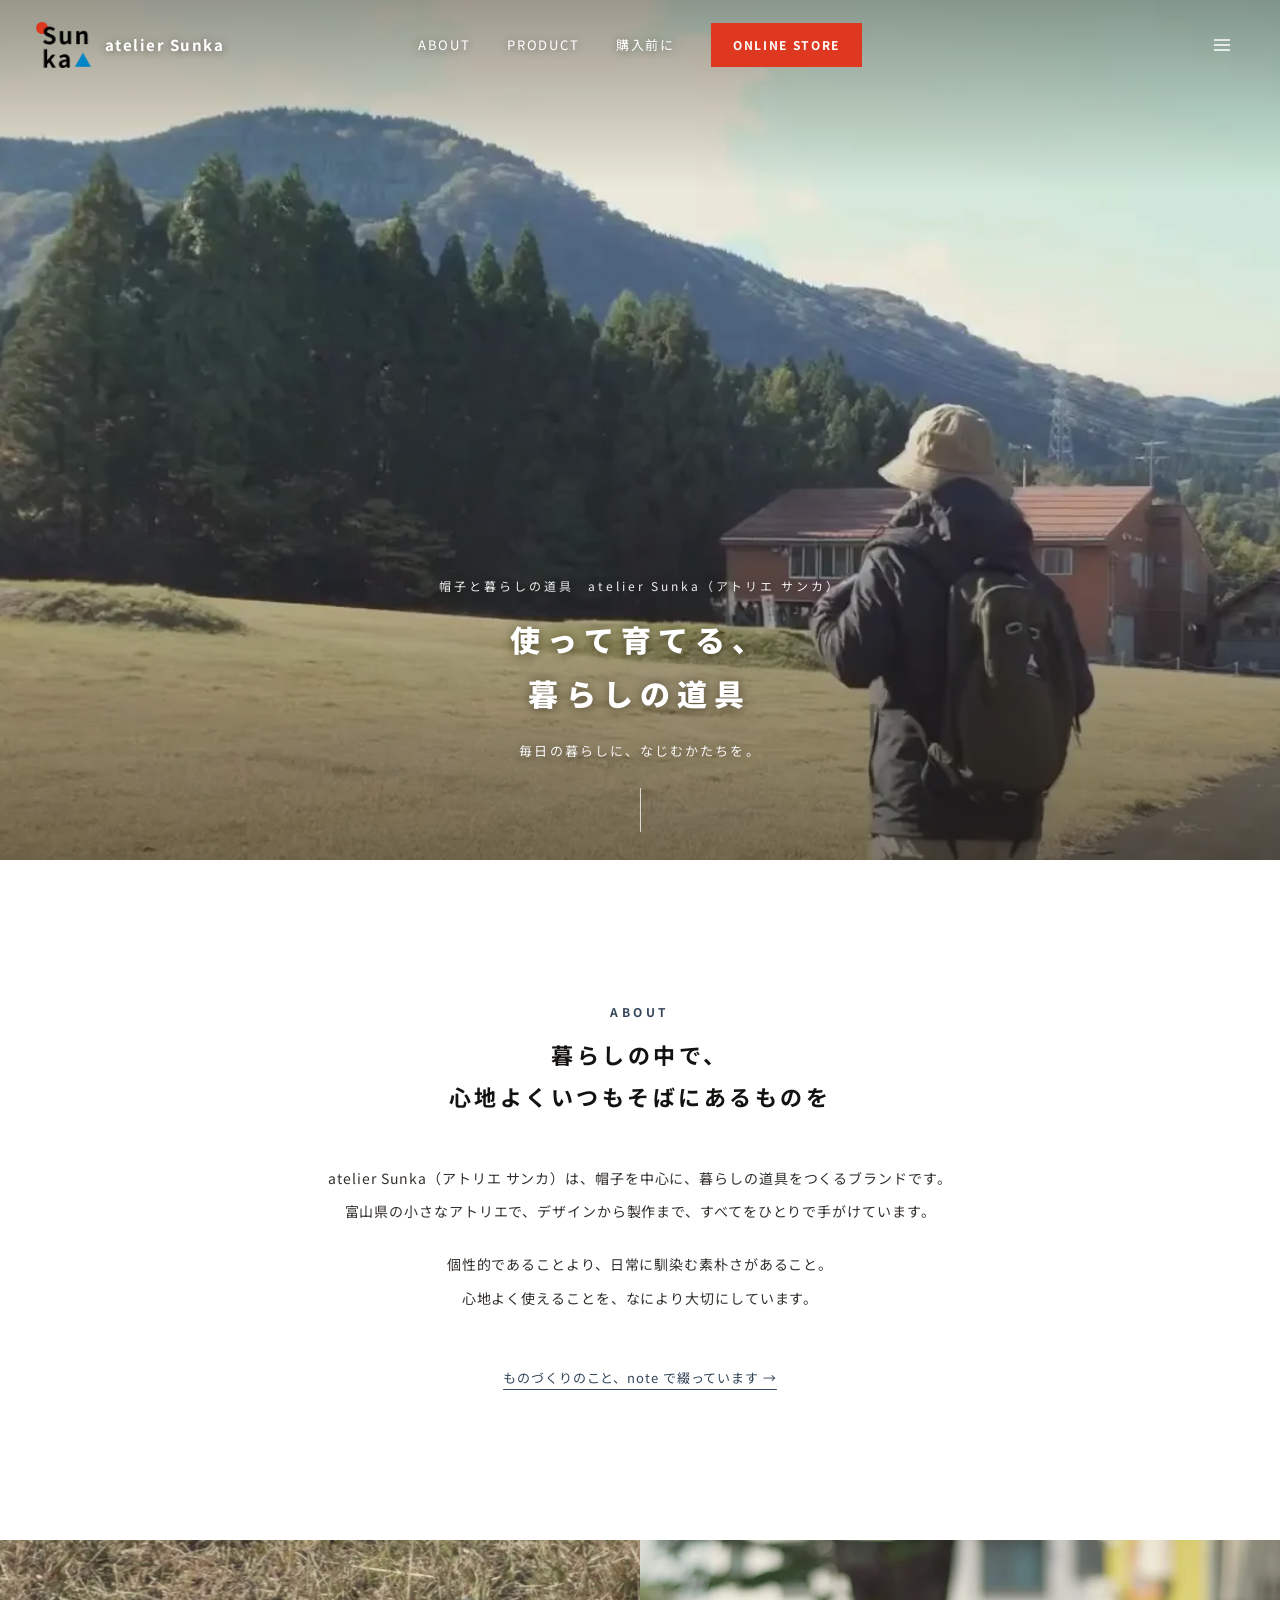
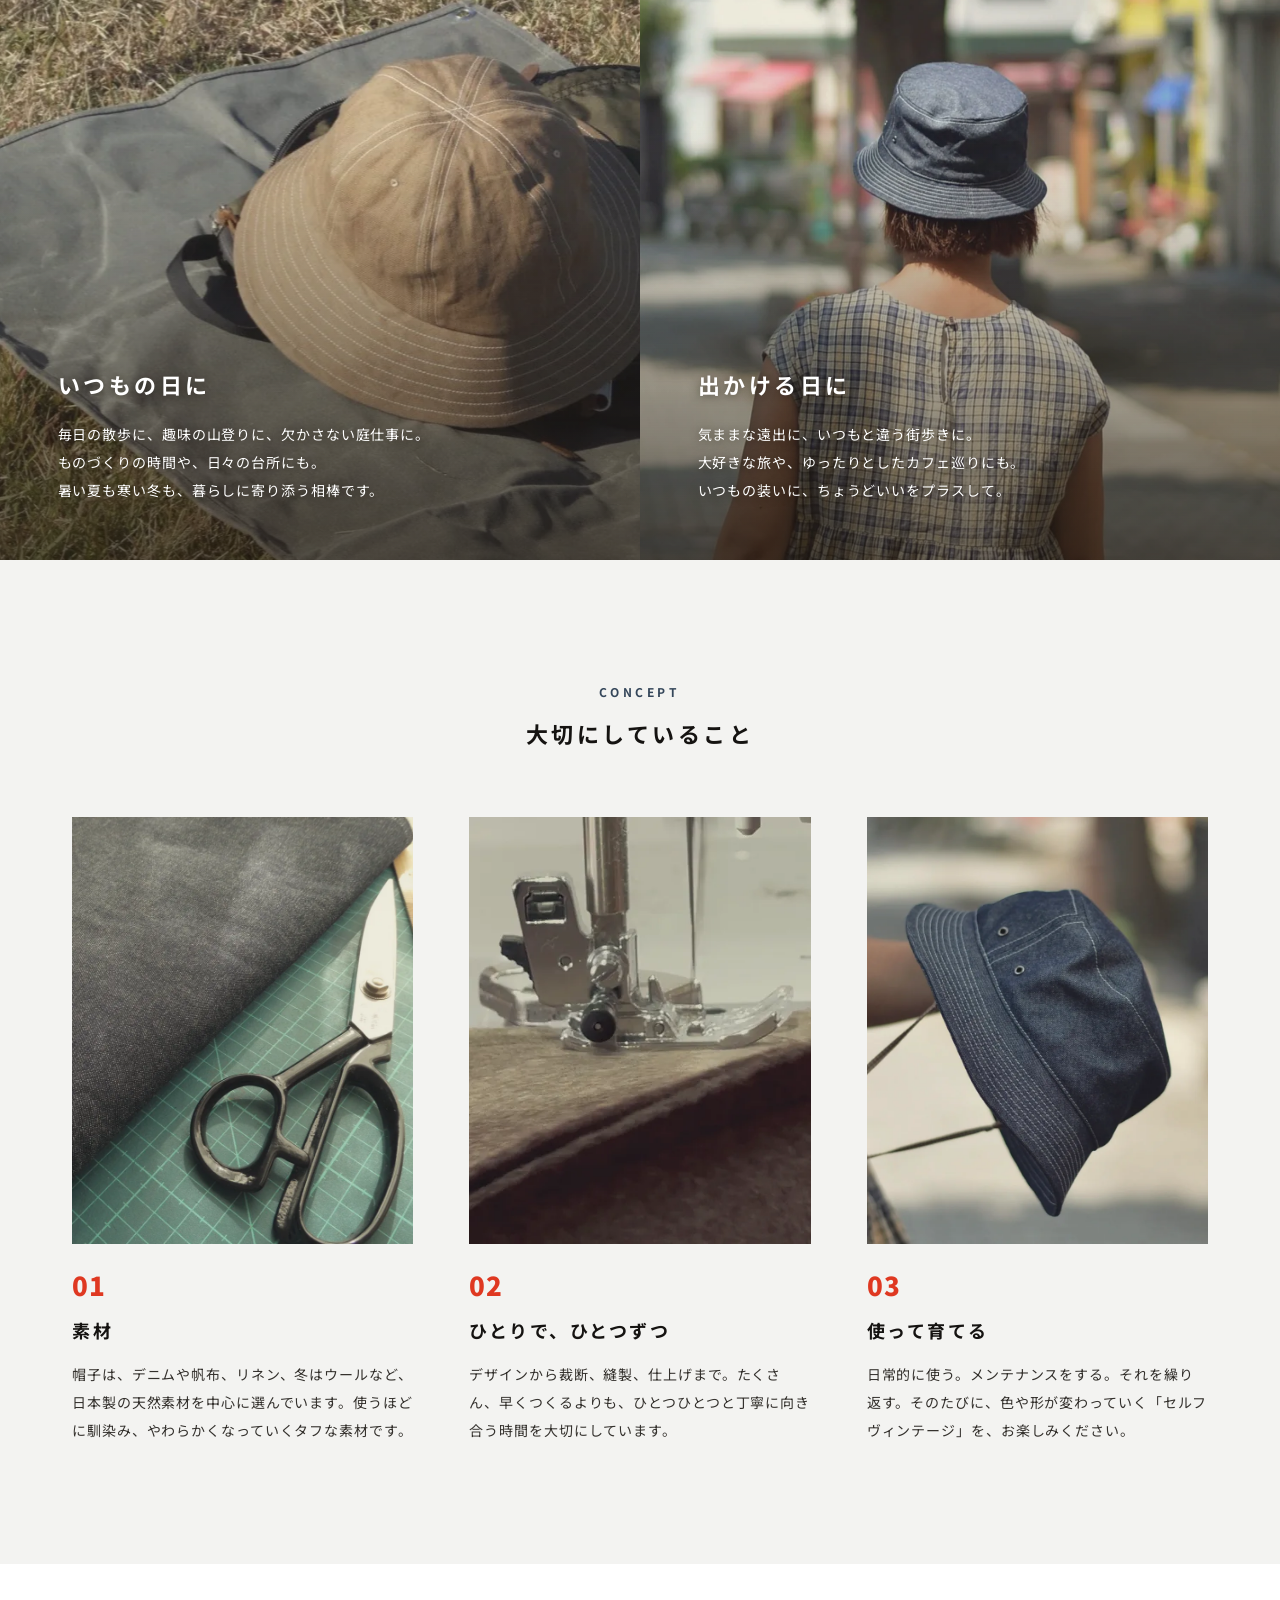
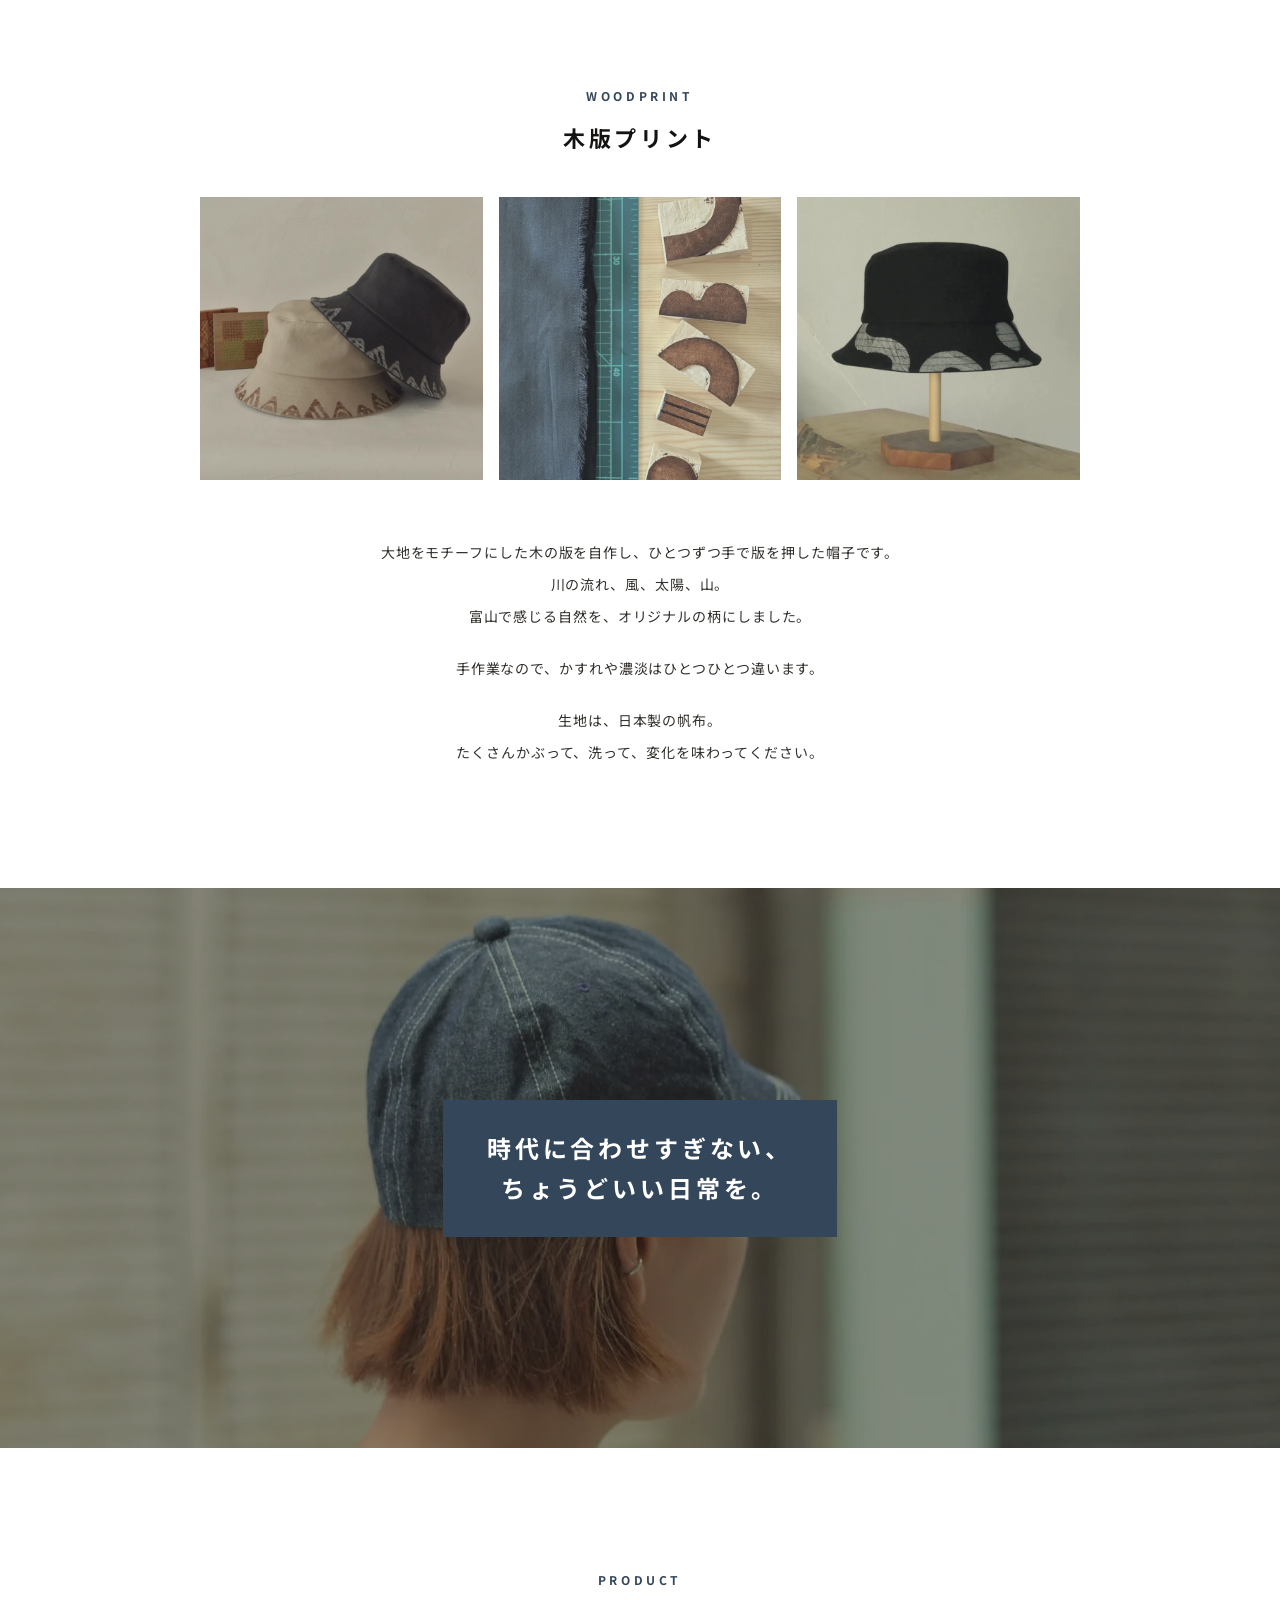
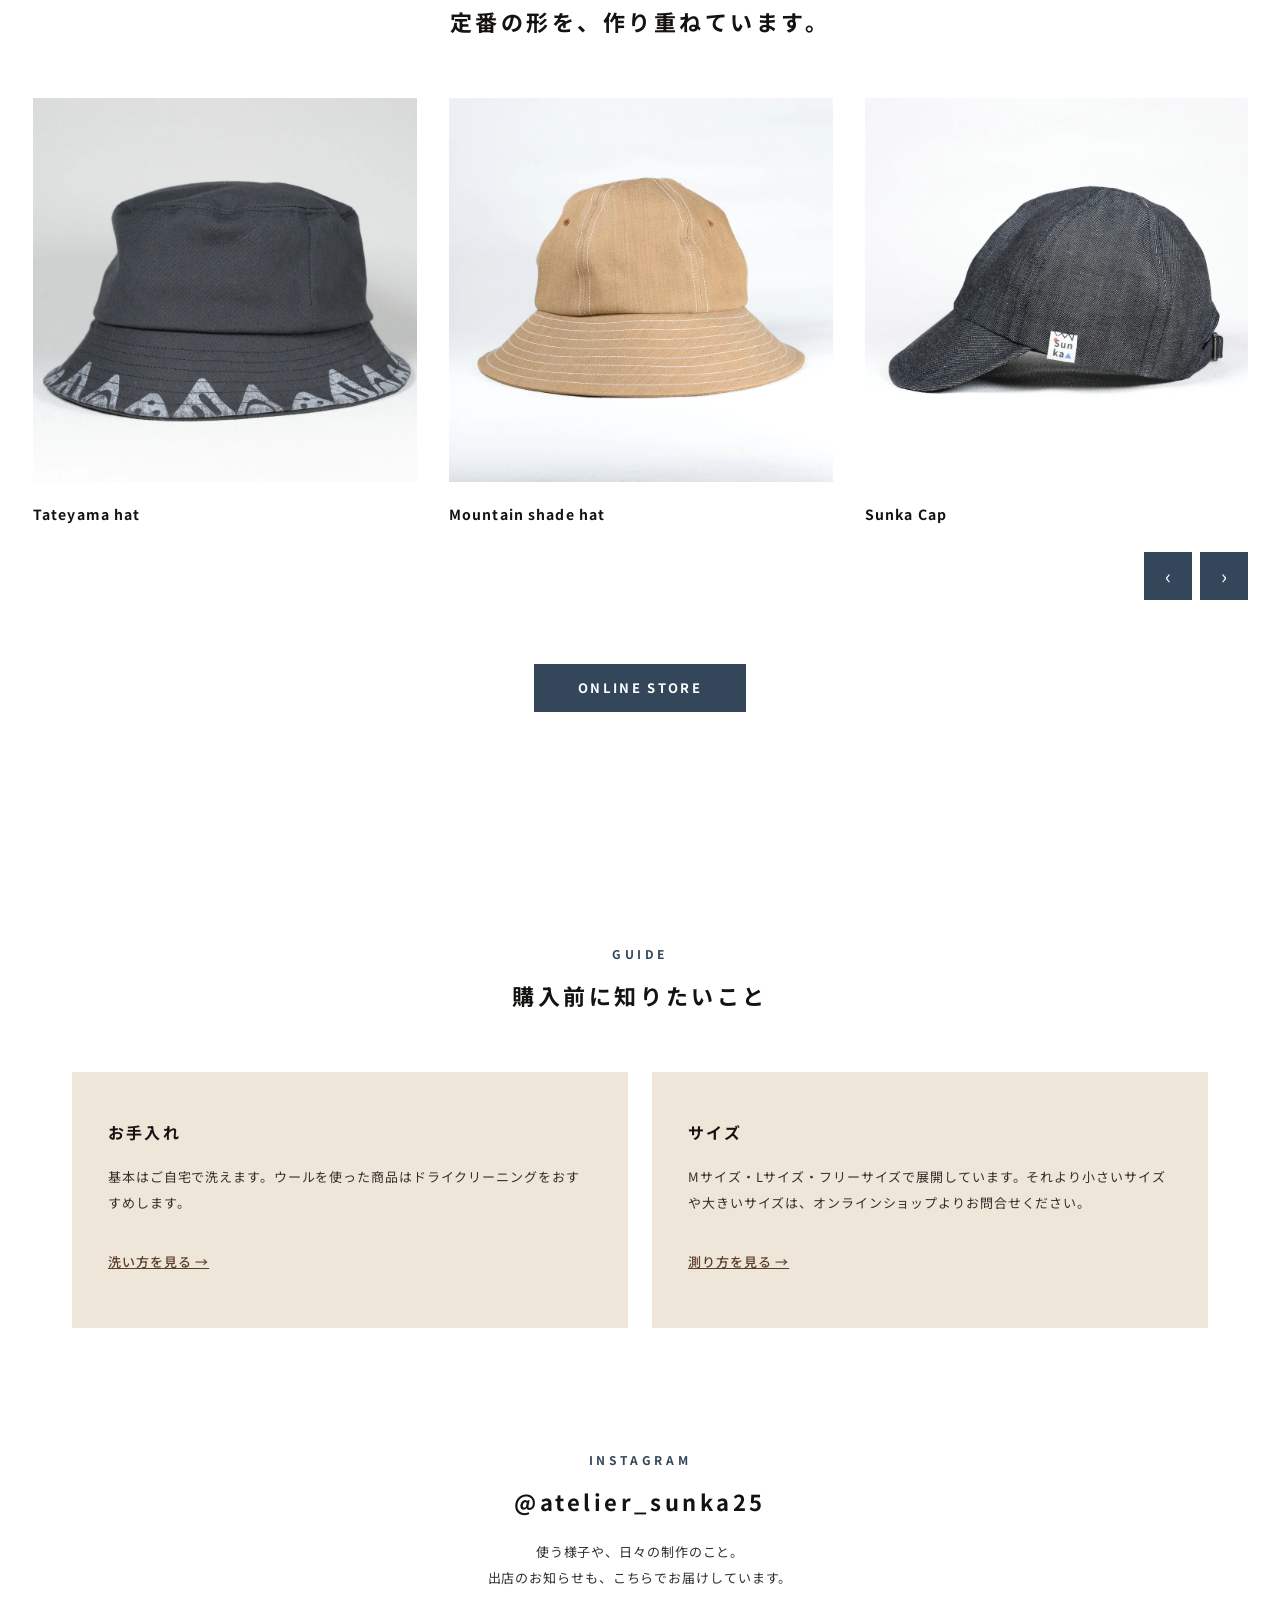
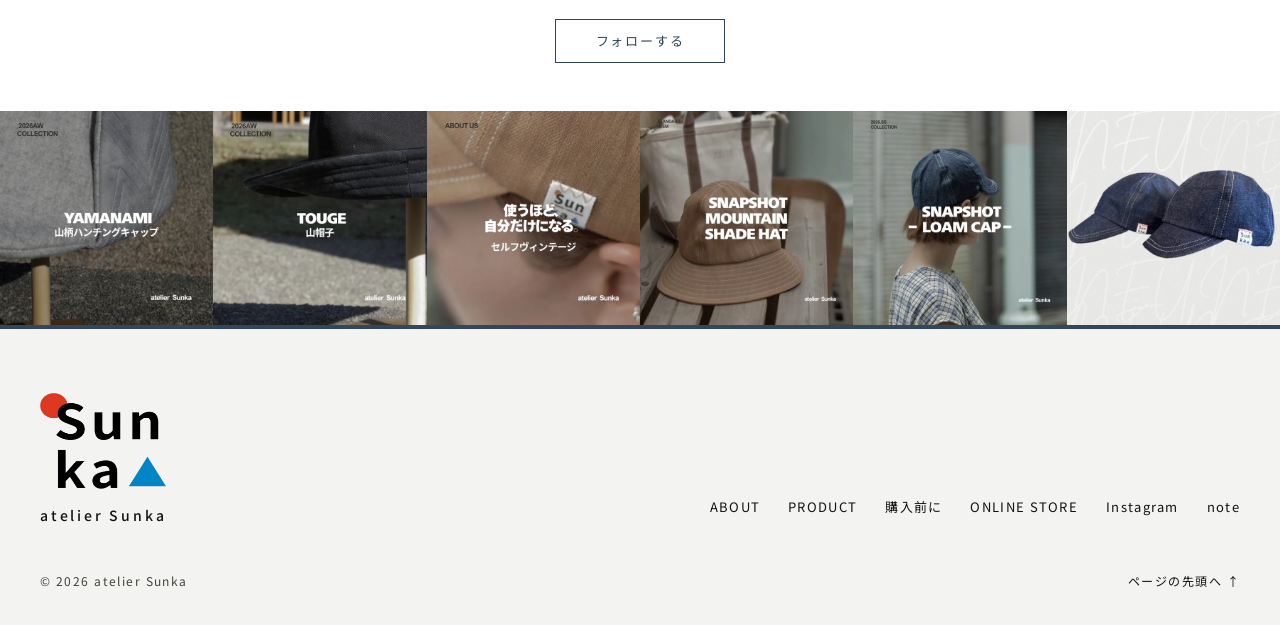
<file: index.html>
<!doctype html>
<html lang="ja">
<head>
<meta charset="utf-8">
<meta name="viewport" content="width=device-width, initial-scale=1">
<title>atelier Sunka（アトリエ サンカ）｜使って育てる、暮らしの道具</title>
<meta name="description" content="富山県の小さなアトリエで、ハンドメイドで帽子を製作しています。デニムや帆布など日本製の天然素材を使用し、街でも山でも使える、使って育てる帽子です。">
<link rel="canonical" href="https://ateliersunka.com/">
<meta property="og:type" content="website">
<meta property="og:site_name" content="atelier Sunka">
<meta property="og:title" content="atelier Sunka（アトリエ サンカ）｜使って育てる、暮らしの道具">
<meta property="og:description" content="富山県の小さなアトリエで、ハンドメイドで帽子を製作しています。デニムや帆布など日本製の天然素材を使用し、街でも山でも使える、使って育てる帽子です。">
<meta property="og:url" content="https://ateliersunka.com/">
<meta property="og:image" content="https://ateliersunka.com/assets/images/ogp.jpg">
<meta name="twitter:card" content="summary_large_image">
<link rel="icon" href="assets/images/icon.png">
<link rel="apple-touch-icon" href="assets/images/icon.png">
<link rel="preconnect" href="https://fonts.googleapis.com">
<link rel="preconnect" href="https://fonts.gstatic.com" crossorigin>
<link href="https://fonts.googleapis.com/css2?family=Noto+Sans+JP:wght@400;500;700;900&display=swap" rel="stylesheet">
<link rel="stylesheet" href="assets/css/style.css?v=20261118b">
<script>document.documentElement.classList.add('js');</script>
<script type="application/ld+json">
{
  "@context": "https://schema.org",
  "@type": "Organization",
  "name": "atelier Sunka",
  "alternateName": "アトリエ サンカ",
  "url": "https://ateliersunka.com/",
  "logo": "https://ateliersunka.com/assets/images/logo.png",
  "description": "富山県の小さなアトリエで、ハンドメイドで帽子を製作しています。デニムや帆布など日本製の天然素材を使用し、街でも山でも使える、使って育てる帽子です。",
  "address": { "@type": "PostalAddress", "addressRegion": "富山県", "addressCountry": "JP" },
  "foundingDate": "2025-05",
  "sameAs": [
    "https://ateliersunka.base.shop/",
    "https://www.instagram.com/atelier_sunka25/",
    "https://note.com/ateliersunka"
  ]
}
</script>
</head>
<body id="top" class="has-hero">

<a class="skip" href="#main">本文へ移動</a>

<header class="site-header">
  <div class="header-in">
    <a class="brand" href="#top" aria-label="atelier Sunka ページの先頭へ">
      <img src="assets/images/logo.png" alt="Sunka ロゴ" width="58" height="52">
      <span>atelier Sunka</span>
    </a>
    <nav class="nav" aria-label="メインメニュー">
      <a class="nav-link" href="#about">ABOUT</a>
      <a class="nav-link" href="#product">PRODUCT</a>
      <a class="nav-link" href="guide.html">購入前に</a>
      <a class="btn-store" href="https://ateliersunka.base.shop/">ONLINE STORE</a>
    </nav>
    <button class="menu-btn" type="button" aria-expanded="false" aria-controls="menu-panel" aria-label="メニューを開く">
      <svg width="24" height="24" viewBox="0 0 24 24" fill="none" stroke="currentColor" stroke-width="1.6" aria-hidden="true"><path d="M4 7h16M4 12h16M4 17h16"/></svg>
    </button>
  </div>
  <nav class="menu-panel" id="menu-panel" aria-label="メニュー" hidden>
    <a href="#about">ABOUT</a>
    <a href="#product">PRODUCT</a>
    <a href="guide.html">購入前に知りたいこと</a>
    <a href="https://ateliersunka.base.shop/">ONLINE STORE</a>
    <a href="https://www.instagram.com/atelier_sunka25/">Instagram</a>
    <a href="https://note.com/ateliersunka">note</a>
  </nav>
</header>

<main id="main">

  <!-- 1. ファーストビュー：動画（音なし・くり返し）。「動きを減らす」設定の人には止めた1枚を見せる -->
  <section class="hero" data-hero aria-label="atelier Sunka">
    <video class="hero-video" src="assets/video/hero.mp4?v=20261113c" poster="assets/images/hero-poster.webp?v=20261113c" autoplay muted loop playsinline preload="auto" aria-label="帽子をかぶり、リュックを背負って山のふもとを歩く後ろ姿"></video>
    <div class="hero-shade" aria-hidden="true"></div>
    <div class="hero-copy">
      <p class="hero-brand">帽子と暮らしの道具　atelier Sunka（アトリエ サンカ）</p>
      <h1>使って育てる、<br>暮らしの道具</h1>
      <p class="hero-sub">毎日の暮らしに、なじむかたちを。</p>
    </div>
    <span class="hero-line" aria-hidden="true"></span>
  </section>

  <!-- 2. ABOUT：白い背景に中央寄せ -->
  <section class="about" id="about" aria-labelledby="about-h">
    <div class="about-inner reveal">
      <p class="label">ABOUT</p>
      <h2 id="about-h" class="lines"><span class="line"><span>暮らしの中で、</span></span><span class="line"><span>心地よくいつもそばにあるものを</span></span></h2>
      <p>atelier Sunka（アトリエ サンカ）は、帽子を中心に、暮らしの道具をつくるブランドです。<br>富山県の小さなアトリエで、デザインから製作まで、すべてをひとりで手がけています。</p>
      <p>個性的であることより、日常に馴染む素朴さがあること。<br>心地よく使えることを、なにより大切にしています。</p>
      <a class="text-link" href="https://note.com/ateliersunka">ものづくりのこと、note で綴っています →</a>
    </div>
  </section>

  <!-- 4. SCENE：写真2枚を左右いっぱいに -->
  <section class="scene" aria-label="使う場面">
    <div class="scene-grid">
      <div class="scene-item reveal">
        <img class="zoom" style="object-position: 75% 50%" src="assets/images/scene-everyday.webp?v=20261113c" alt="芝生に広げた敷物の上に、リュックと一緒に置いたベージュのハット" width="985" height="739" loading="lazy">
        <div class="scene-shade" aria-hidden="true"></div>
        <div class="scene-text">
          <h2>いつもの日に</h2>
          <p>毎日の散歩に、趣味の山登りに、欠かさない庭仕事に。<br>ものづくりの時間や、日々の台所にも。<br>暑い夏も寒い冬も、暮らしに寄り添う相棒です。</p>
        </div>
      </div>
      <div class="scene-item reveal d1">
        <img class="zoom" src="assets/images/scene-outing.webp?v=20261113e" alt="デニムのバケットハットをかぶって街を歩く人の後ろ姿" width="1360" height="1100" loading="lazy">
        <div class="scene-shade" aria-hidden="true"></div>
        <div class="scene-text">
          <h2>出かける日に</h2>
          <p>気ままな遠出に、いつもと違う街歩きに。<br>大好きな旅や、ゆったりとしたカフェ巡りにも。<br>いつもの装いに、ちょうどいいをプラスして。</p>
        </div>
      </div>
    </div>
  </section>

  <!-- 5. CONCEPT 01〜03 -->
  <section class="concept" aria-labelledby="concept-h">
    <div class="wrap">
      <div class="sec-head reveal">
        <p class="label">CONCEPT</p>
        <h2 id="concept-h">大切にしていること</h2>
      </div>
      <div class="concept-grid">
        <div class="concept-item reveal">
          <div class="concept-photo"><img src="assets/images/concept-material.webp" alt="作業台に広げたデニム生地と裁ちばさみ" width="758" height="948" loading="lazy"></div>
          <p class="concept-no">01</p>
          <h3>素材</h3>
          <p>帽子は、デニムや帆布、リネン、冬はウールなど、日本製の天然素材を中心に選んでいます。使うほどに馴染み、やわらかくなっていくタフな素材です。</p>
        </div>
        <div class="concept-item reveal d1">
          <div class="concept-photo"><img src="assets/images/concept-sewing.webp" alt="ミシンで帽子の生地を縫っているところ" width="486" height="608" loading="lazy"></div>
          <p class="concept-no">02</p>
          <h3>ひとりで、ひとつずつ</h3>
          <p>デザインから裁断、縫製、仕上げまで。たくさん、早くつくるよりも、ひとつひとつと丁寧に向き合う時間を大切にしています。</p>
        </div>
        <div class="concept-item reveal d2">
          <div class="concept-photo"><img src="assets/images/concept-grow.webp" alt="手に持ったデニムのバケットハット。白いステッチが入っている" width="800" height="1000" loading="lazy"></div>
          <p class="concept-no">03</p>
          <h3>使って育てる</h3>
          <p>日常的に使う。メンテナンスをする。それを繰り返す。そのたびに、色や形が変わっていく「セルフヴィンテージ」を、お楽しみください。</p>
        </div>
      </div>
    </div>
  </section>

  <!-- 5-2. WOODPRINT：木版の帽子（写真は正方形で3つ並べる） -->
  <section class="woodprint" aria-labelledby="woodprint-h">
    <div class="woodprint-inner">
      <div class="sec-head reveal">
        <p class="label">WOODPRINT</p>
        <h2 id="woodprint-h">木版プリント</h2>
      </div>
      <ul class="woodprint-photos">
        <li class="reveal"><img src="assets/images/woodprint-hats.webp?v=20261122a" alt="山の形の木版柄を刷った、サンドベージュとダークグレーの帆布ハット。うしろに木の小物" width="800" height="800" loading="lazy"></li>
        <li class="reveal d1"><img src="assets/images/woodprint-blocks.webp?v=20261118e" alt="帆布の生地と、作家が自作した木の版。川の流れや山、太陽などの形が彫られている" width="800" height="800" loading="lazy"></li>
        <li class="reveal d2"><img src="assets/images/woodprint-black.webp?v=20261118e" alt="つばに白い木版柄を刷った、黒い帆布ハット" width="800" height="800" loading="lazy"></li>
      </ul>
      <div class="woodprint-text reveal">
        <p>大地をモチーフにした木の版を自作し、ひとつずつ手で版を押した帽子です。<br>川の流れ、風、太陽、山。<br>富山で感じる自然を、オリジナルの柄にしました。</p>
        <p>手作業なので、かすれや濃淡はひとつひとつ違います。</p>
        <p>生地は、日本製の帆布。<br>たくさんかぶって、洗って、変化を味わってください。</p>
      </div>
    </div>
  </section>

  <!-- 6. 写真帯：全面写真の上にひとこと -->
  <section class="photo-section band" aria-label="コンセプトの一文">
    <img class="photo-bg zoom" src="assets/images/band.webp" alt="" width="1800" height="900" loading="lazy">
    <div class="photo-shade" aria-hidden="true"></div>
    <p class="band-text reveal">時代に合わせすぎない、<br>ちょうどいい日常を。</p>
  </section>

  <!-- 7. PRODUCT（横スライダー）
       商品を足すとき：<li class="product-card"> … </li> をまるごとコピーして、
       写真・商品名・BASEの商品ページURLを書き換える。価格はのせない。 -->
  <section class="product" id="product" aria-labelledby="product-h">
    <div class="sec-head reveal">
      <p class="label">PRODUCT</p>
      <h2 id="product-h">定番の形を、作り重ねています。</h2>
    </div>
    <div class="product-slider" data-slider>
      <ul class="product-track" aria-label="商品の一覧（横にスクロールできます）">
        <li class="product-card">
          <a href="https://ateliersunka.base.shop/items/166316527"><img src="assets/images/products/tateyama-hat-beige.webp" alt="Tateyama hat / beige。つばに茶色の山の木版柄を刷った、サンドベージュの帆布ハット" width="1000" height="1000" loading="lazy"></a>
          <h3>Tateyama hat</h3>
        </li>
        <li class="product-card">
          <a href="https://ateliersunka.base.shop/items/166316816"><img src="assets/images/products/tateyama-hat-darkgray.webp" alt="Tateyama hat / darkgray。つばに白い山の木版柄を刷った、ダークグレーの帆布ハット" width="1000" height="1000" loading="lazy"></a>
          <h3>Tateyama hat</h3>
        </li>
        <li class="product-card">
          <a href="https://ateliersunka.base.shop/items/130647119"><img src="assets/images/products/mountain-shade-hat-camel.webp" alt="Mountain shade hat / camel。白いステッチが入った、キャメル色のハット" width="1000" height="1000" loading="lazy"></a>
          <h3>Mountain shade hat</h3>
        </li>
        <li class="product-card">
          <a href="https://ateliersunka.base.shop/items/114008953"><img src="assets/images/products/sunka-cap-black.webp" alt="Sunka Cap / black。濃い色のデニムのキャップ" width="1000" height="1000" loading="lazy"></a>
          <h3>Sunka Cap</h3>
        </li>
        <li class="product-card">
          <a href="https://ateliersunka.base.shop/items/163882755"><img src="assets/images/products/touge-hat-ecru.webp" alt="Touge hat / ecru。エクリュ色のハット。つばの裏は薄いベージュ" width="1000" height="1000" loading="lazy"></a>
          <h3>Touge hat</h3>
        </li>
        <li class="product-card">
          <a href="https://ateliersunka.base.shop/items/163880977"><img src="assets/images/products/yamanami-cap-gray.webp" alt="Yamanami cap / gray。横に山形のステッチの入った布がついた、グレーのキャップ" width="1000" height="1000" loading="lazy"></a>
          <h3>Yamanami cap</h3>
        </li>
      </ul>
      <div class="product-nav">
        <button class="product-arrow prev" type="button" aria-label="前の商品">‹</button>
        <button class="product-arrow next" type="button" aria-label="次の商品">›</button>
      </div>
    </div>
    <div class="btn-row"><a class="btn-main" href="https://ateliersunka.base.shop/">ONLINE STORE</a></div>
  </section>

  <!-- 8. 購入前に知りたいこと -->
  <section class="guide-top" id="guide" aria-labelledby="guide-h">
    <div class="wrap">
      <div class="sec-head reveal">
        <p class="label">GUIDE</p>
        <h2 id="guide-h">購入前に知りたいこと</h2>
      </div>
      <div class="guide-cards">
        <div class="guide-card reveal">
          <h3>お手入れ</h3>
          <p>基本はご自宅で洗えます。ウールを使った商品はドライクリーニングをおすすめします。</p>
          <a href="guide.html#care">洗い方を見る →</a>
        </div>
        <div class="guide-card reveal d1">
          <h3>サイズ</h3>
          <p>Mサイズ・Lサイズ・フリーサイズで展開しています。それより小さいサイズや大きいサイズは、オンラインショップよりお問合せください。</p>
          <a href="guide.html#size">測り方を見る →</a>
        </div>
      </div>
    </div>
  </section>

  <!-- 9. Instagram -->
  <section class="insta" aria-labelledby="insta-h">
    <div class="sec-head reveal">
      <p class="label">INSTAGRAM</p>
      <h2 id="insta-h">@atelier_sunka25</h2>
      <p class="sec-lead">使う様子や、日々の制作のこと。<br>出店のお知らせも、こちらでお届けしています。</p>
      <a class="btn-line" href="https://www.instagram.com/atelier_sunka25/">フォローする</a>
    </div>
    <div class="insta-grid">
      <a href="https://www.instagram.com/atelier_sunka25/"><img src="assets/images/insta/yamanami.webp" alt="Instagramの投稿：2026AW COLLECTION「YAMANAMI 山柄ハンチングキャップ」" width="600" height="600" loading="lazy"></a>
      <a href="https://www.instagram.com/atelier_sunka25/"><img src="assets/images/insta/touge.webp" alt="Instagramの投稿：2026AW COLLECTION「TOUGE 山帽子」" width="600" height="600" loading="lazy"></a>
      <a href="https://www.instagram.com/atelier_sunka25/"><img src="assets/images/insta/tsukauhodo.webp" alt="Instagramの投稿：「使うほど、自分だけになる。セルフヴィンテージ」" width="600" height="600" loading="lazy"></a>
      <a href="https://www.instagram.com/atelier_sunka25/"><img src="assets/images/insta/snapshot-hat.webp" alt="Instagramの投稿：SNAPSHOT「MOUNTAIN SHADE HAT」" width="600" height="600" loading="lazy"></a>
      <a href="https://www.instagram.com/atelier_sunka25/"><img src="assets/images/insta/snapshot-cap.webp" alt="Instagramの投稿：SNAPSHOT「LOAM CAP」" width="600" height="600" loading="lazy"></a>
      <a href="https://www.instagram.com/atelier_sunka25/"><img src="assets/images/insta/denim-loam-cap.webp" alt="Instagramの投稿：デニムのロームキャップ2つ" width="600" height="600" loading="lazy"></a>
    </div>
  </section>

</main>

<footer class="site-footer">
  <div class="footer-in">
    <a class="footer-brand" href="#top" aria-label="atelier Sunka ページの先頭へ">
      <img src="assets/images/logo.png" alt="Sunka ロゴ" width="134" height="120" loading="lazy">
      <span>atelier Sunka</span>
    </a>
    <nav class="footer-nav" aria-label="フッターメニュー">
      <a href="#about">ABOUT</a>
      <a href="#product">PRODUCT</a>
      <a href="guide.html">購入前に</a>
      <a href="https://ateliersunka.base.shop/">ONLINE STORE</a>
      <a href="https://www.instagram.com/atelier_sunka25/">Instagram</a>
      <a href="https://note.com/ateliersunka">note</a>
    </nav>
  </div>
  <div class="footer-bottom">
    <p>© 2026 atelier Sunka</p>
    <a href="#top">ページの先頭へ ↑</a>
  </div>
</footer>

<script src="assets/js/main.js?v=20261113g"></script>
</body>
</html>
</file>
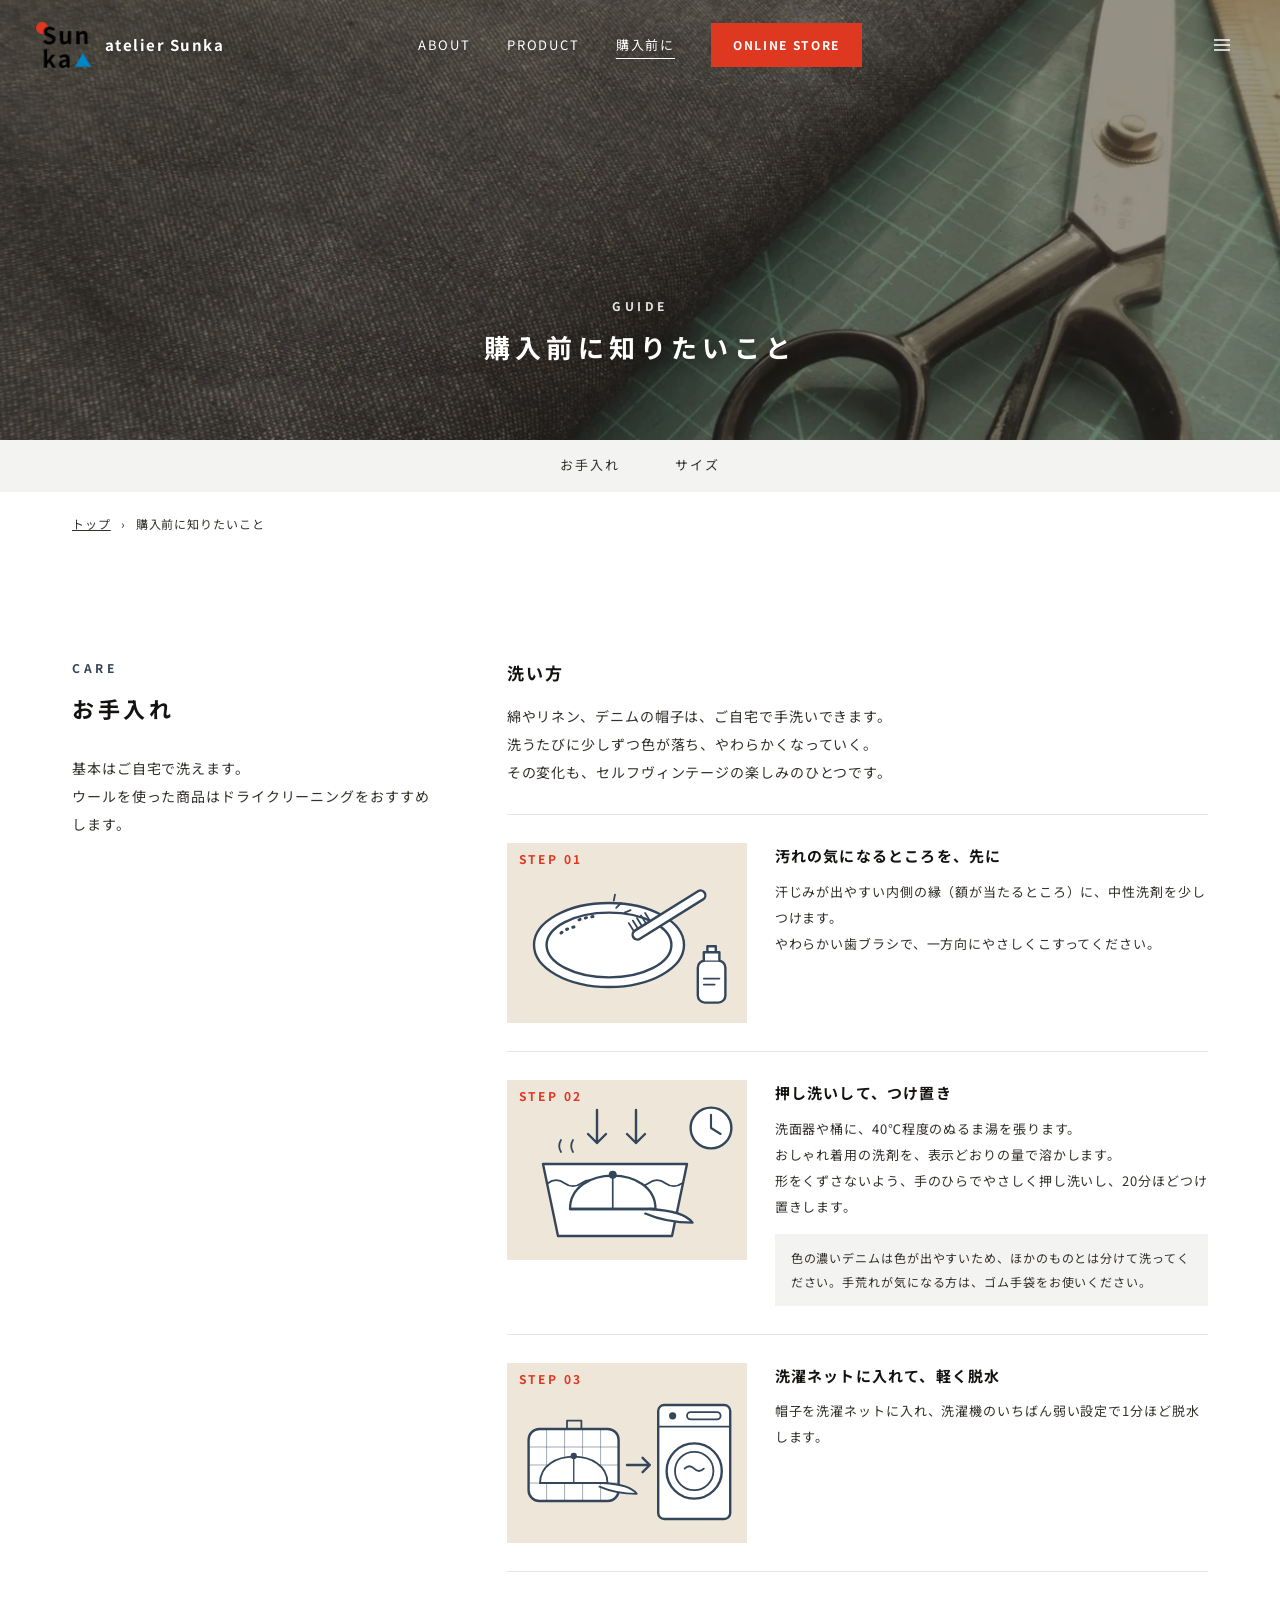
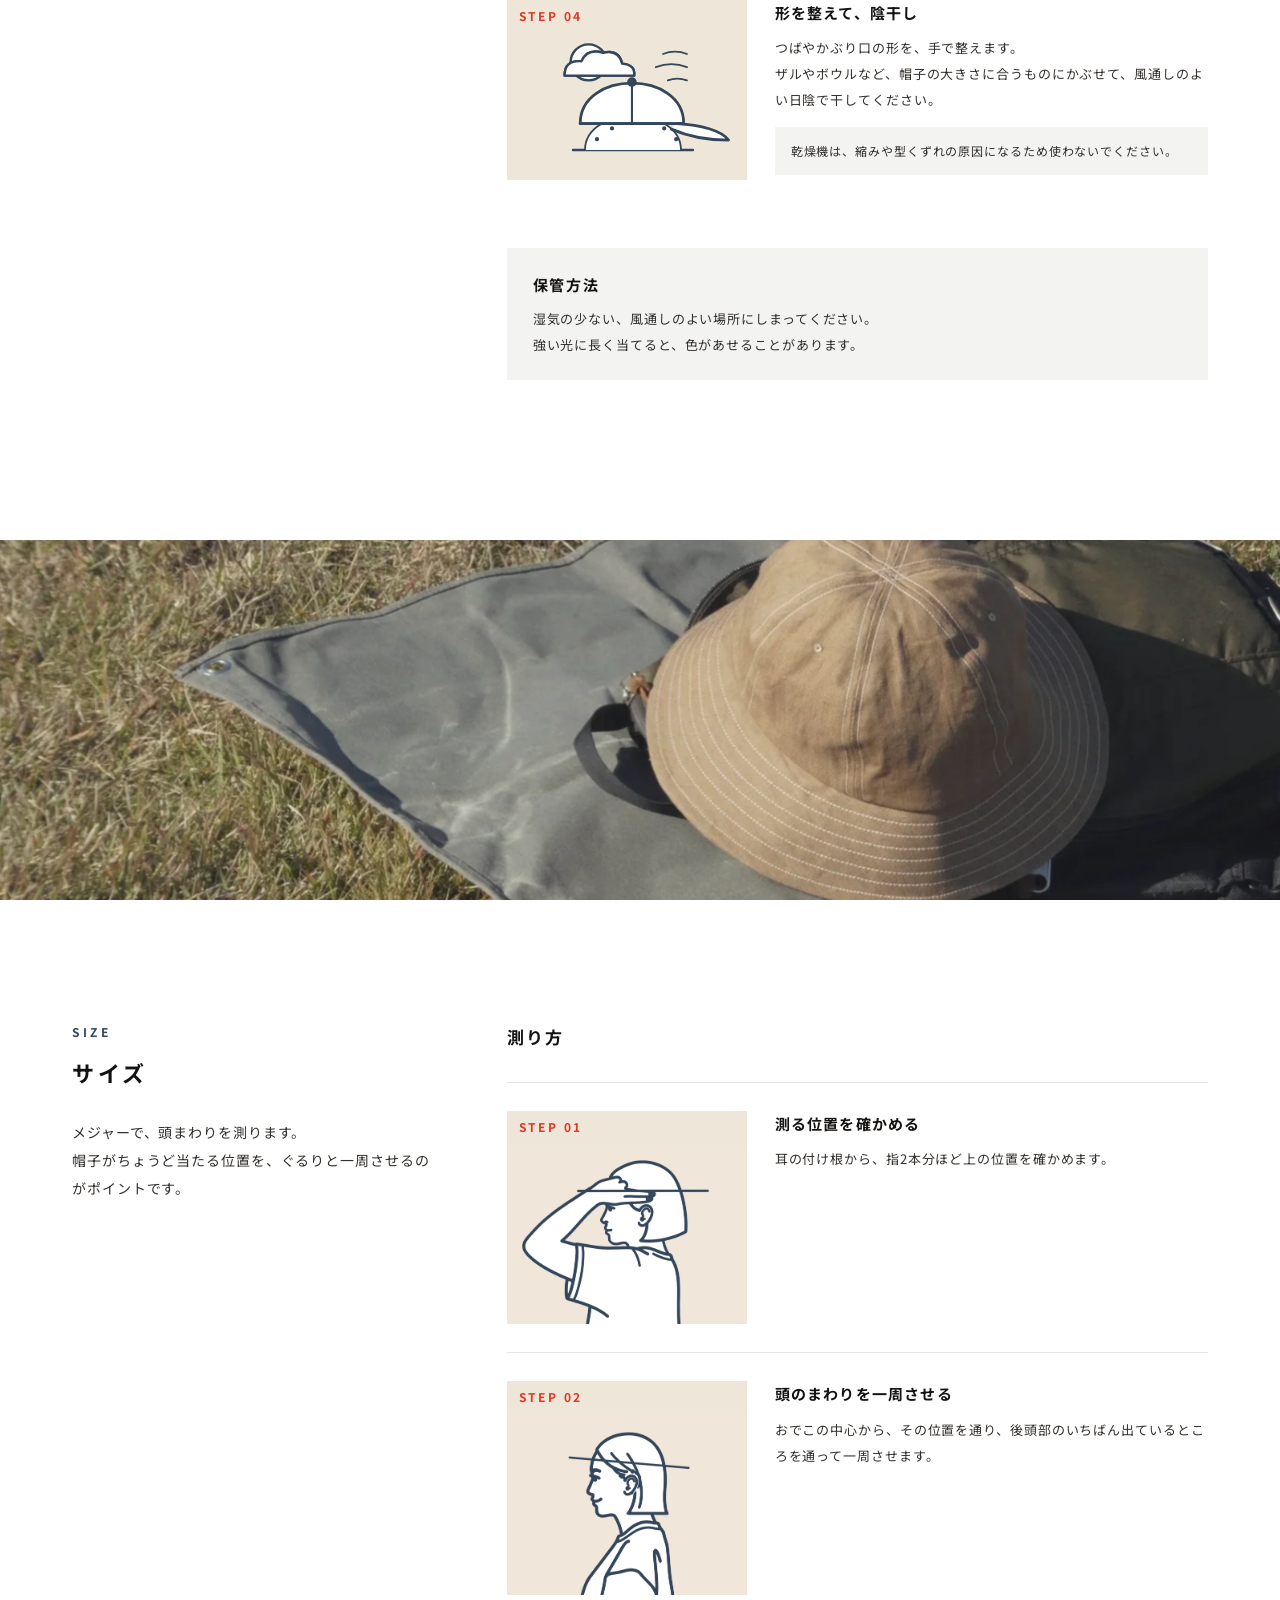
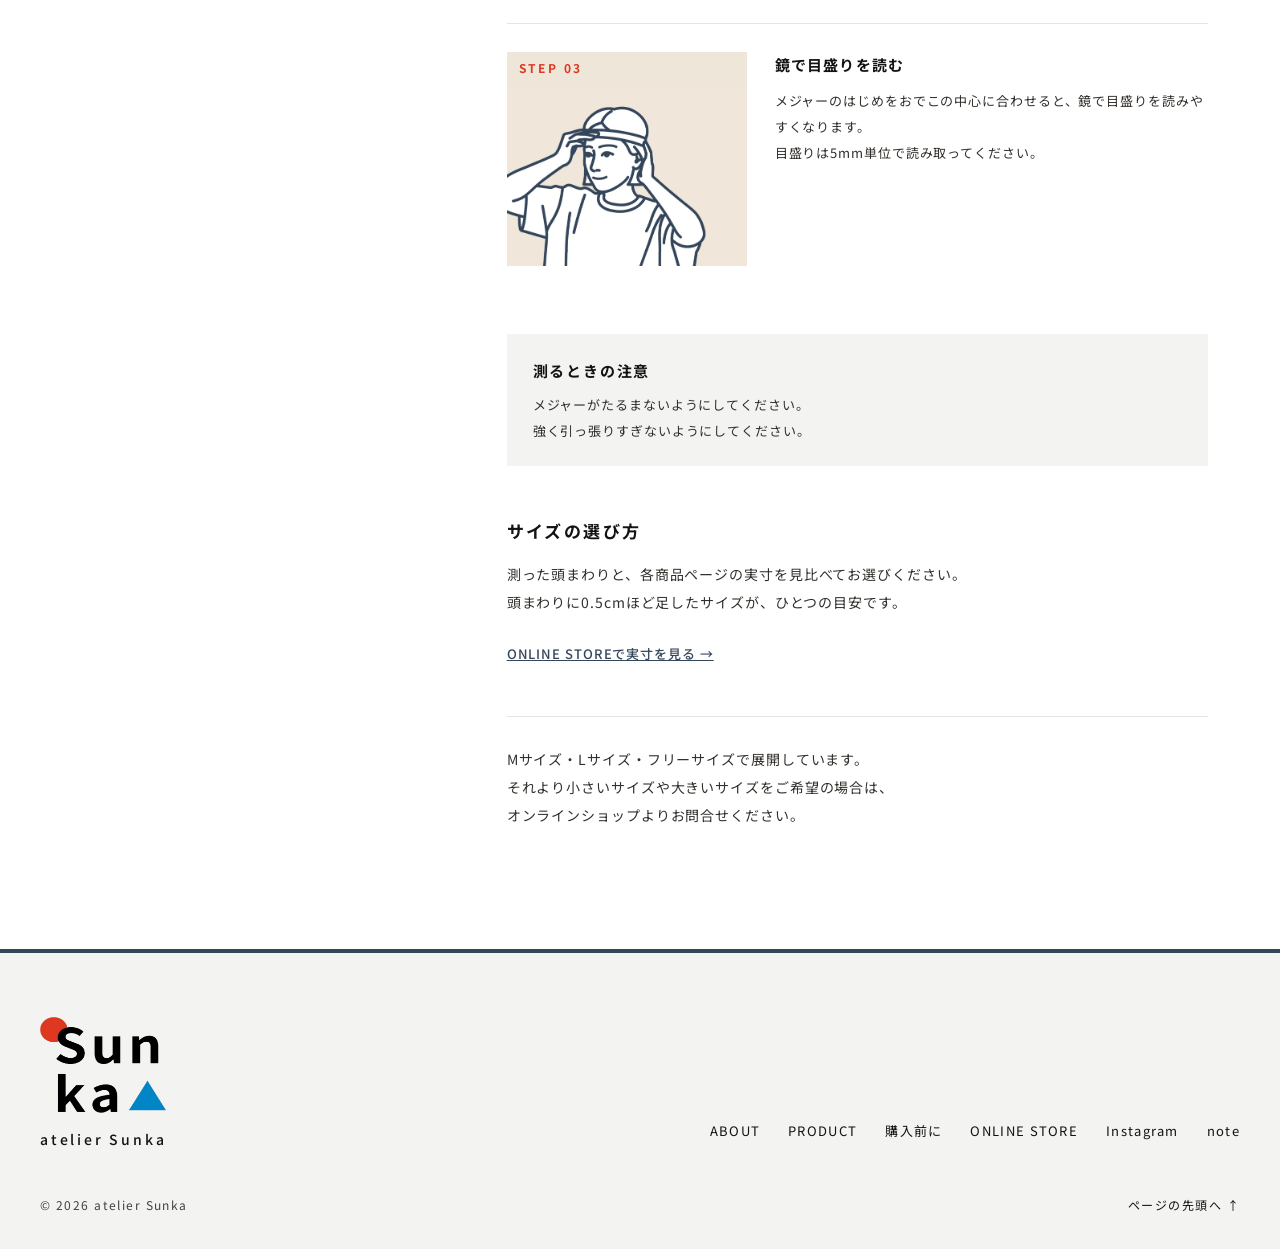
<file: guide.html>
<!doctype html>
<html lang="ja">
<head>
<meta charset="utf-8">
<meta name="viewport" content="width=device-width, initial-scale=1">
<title>購入前に知りたいこと｜atelier Sunka（アトリエ サンカ）</title>
<meta name="description" content="atelier Sunka の帽子をご購入いただく前に。お手入れと洗い方（手順つき）、サイズと頭まわりの測り方についてまとめています。">
<link rel="canonical" href="https://ateliersunka.com/guide.html">
<meta property="og:type" content="article">
<meta property="og:site_name" content="atelier Sunka">
<meta property="og:title" content="購入前に知りたいこと｜atelier Sunka（アトリエ サンカ）">
<meta property="og:description" content="お手入れと洗い方、サイズの測り方について。">
<meta property="og:url" content="https://ateliersunka.com/guide.html">
<meta property="og:image" content="https://ateliersunka.com/assets/images/ogp.jpg">
<meta name="twitter:card" content="summary_large_image">
<link rel="icon" href="assets/images/icon.png">
<link rel="apple-touch-icon" href="assets/images/icon.png">
<link rel="preconnect" href="https://fonts.googleapis.com">
<link rel="preconnect" href="https://fonts.gstatic.com" crossorigin>
<link href="https://fonts.googleapis.com/css2?family=Noto+Sans+JP:wght@400;500;700;900&display=swap" rel="stylesheet">
<link rel="stylesheet" href="assets/css/style.css?v=20261118b">
<script>document.documentElement.classList.add('js');</script>
<script type="application/ld+json">
{
  "@context": "https://schema.org",
  "@type": "BreadcrumbList",
  "itemListElement": [
    { "@type": "ListItem", "position": 1, "name": "トップ", "item": "https://ateliersunka.com/" },
    { "@type": "ListItem", "position": 2, "name": "購入前に知りたいこと", "item": "https://ateliersunka.com/guide.html" }
  ]
}
</script>
</head>
<body id="top" class="has-hero">

<a class="skip" href="#main">本文へ移動</a>

<header class="site-header">
  <div class="header-in">
    <a class="brand" href="./" aria-label="atelier Sunka トップへ">
      <img src="assets/images/logo.png" alt="Sunka ロゴ" width="58" height="52">
      <span>atelier Sunka</span>
    </a>
    <nav class="nav" aria-label="メインメニュー">
      <a class="nav-link" href="./#about">ABOUT</a>
      <a class="nav-link" href="./#product">PRODUCT</a>
      <a class="nav-link" href="guide.html" aria-current="page">購入前に</a>
      <a class="btn-store" href="https://ateliersunka.base.shop/">ONLINE STORE</a>
    </nav>
    <button class="menu-btn" type="button" aria-expanded="false" aria-controls="menu-panel" aria-label="メニューを開く">
      <svg width="24" height="24" viewBox="0 0 24 24" fill="none" stroke="currentColor" stroke-width="1.6" aria-hidden="true"><path d="M4 7h16M4 12h16M4 17h16"/></svg>
    </button>
  </div>
  <nav class="menu-panel" id="menu-panel" aria-label="メニュー" hidden>
    <a href="./">トップ</a>
    <a href="#care">お手入れ</a>
    <a href="#size">サイズ</a>
    <a href="https://ateliersunka.base.shop/">ONLINE STORE</a>
  </nav>
</header>

<main id="main">

  <!-- 見出し：写真の上にページ名 -->
  <section class="page-hero" aria-labelledby="page-h">
    <img class="photo-bg" src="assets/images/guide-hero.webp" alt="" width="1265" height="633" fetchpriority="high">
    <div class="photo-shade" aria-hidden="true"></div>
    <div class="page-hero-copy">
      <p class="label">GUIDE</p>
      <h1 id="page-h">購入前に知りたいこと</h1>
    </div>
  </section>

  <!-- ページ内の目次（スクロールしても上に残り、いま見ている項目に印がつく） -->
  <nav class="toc" aria-label="このページの目次" data-toc>
    <a href="#care">お手入れ</a>
    <a href="#size">サイズ</a>
  </nav>

  <nav class="crumb" aria-label="パンくずリスト">
    <ol>
      <li><a href="./">トップ</a></li>
      <li aria-current="page">購入前に知りたいこと</li>
    </ol>
  </nav>

  <!-- お手入れ：左に見出し、右に手順 -->
  <section class="g-sec" id="care" aria-labelledby="care-h">
    <div class="g-two">
      <div class="g-intro reveal">
        <p class="label">CARE</p>
        <h2 id="care-h">お手入れ</h2>
        <p>基本はご自宅で洗えます。<br>ウールを使った商品はドライクリーニングをおすすめします。</p>
      </div>
      <div class="g-main">
        <h3>洗い方</h3>
        <!-- 図は仮のイラスト。洗い方の写真がそろったら、同じ順番で img を差し替える -->
        <p class="g-lead">綿やリネン、デニムの帽子は、ご自宅で手洗いできます。<br>洗うたびに少しずつ色が落ち、やわらかくなっていく。<br>その変化も、セルフヴィンテージの楽しみのひとつです。</p>
        <ol class="wash-steps">
          <li class="wash-step">
            <div class="wash-fig">
              <span class="wash-no">STEP 01</span>
              <img src="assets/images/wash/step1.svg" alt="帽子の内側の汗じみを、歯ブラシと中性洗剤で洗うところ" width="400" height="300" loading="lazy">
            </div>
            <div class="wash-body">
              <h4>汚れの気になるところを、先に</h4>
              <p>汗じみが出やすい内側の縁（額が当たるところ）に、中性洗剤を少しつけます。<br>やわらかい歯ブラシで、一方向にやさしくこすってください。</p>
            </div>
          </li>
          <li class="wash-step">
            <div class="wash-fig">
              <span class="wash-no">STEP 02</span>
              <img src="assets/images/wash/step2.svg" alt="ぬるま湯を張った桶で、帽子を押し洗いするところ" width="400" height="300" loading="lazy">
            </div>
            <div class="wash-body">
              <h4>押し洗いして、つけ置き</h4>
              <p>洗面器や桶に、40℃程度のぬるま湯を張ります。<br>おしゃれ着用の洗剤を、表示どおりの量で溶かします。<br>形をくずさないよう、手のひらでやさしく押し洗いし、20分ほどつけ置きします。</p>
            <p class="wash-note">色の濃いデニムは色が出やすいため、ほかのものとは分けて洗ってください。手荒れが気になる方は、ゴム手袋をお使いください。</p>
            </div>
          </li>
          <li class="wash-step">
            <div class="wash-fig">
              <span class="wash-no">STEP 03</span>
              <img src="assets/images/wash/step3.svg" alt="洗濯ネットに入れた帽子と洗濯機" width="400" height="300" loading="lazy">
            </div>
            <div class="wash-body">
              <h4>洗濯ネットに入れて、軽く脱水</h4>
              <p>帽子を洗濯ネットに入れ、洗濯機のいちばん弱い設定で1分ほど脱水します。</p>
            </div>
          </li>
          <li class="wash-step">
            <div class="wash-fig">
              <span class="wash-no">STEP 04</span>
              <img src="assets/images/wash/step4.svg" alt="ザルにかぶせて日陰で干した帽子" width="400" height="300" loading="lazy">
            </div>
            <div class="wash-body">
              <h4>形を整えて、陰干し</h4>
              <p>つばやかぶり口の形を、手で整えます。<br>ザルやボウルなど、帽子の大きさに合うものにかぶせて、風通しのよい日陰で干してください。</p>
            <p class="wash-note">乾燥機は、縮みや型くずれの原因になるため使わないでください。</p>
            </div>
          </li>
        </ol>
        <div class="g-box">
          <h3>保管方法</h3>
          <p>湿気の少ない、風通しのよい場所にしまってください。<br>強い光に長く当てると、色があせることがあります。</p>
        </div>
      </div>
    </div>
  </section>

  <!-- 写真帯 -->
  <div class="g-band" aria-hidden="true"><img class="zoom" src="assets/images/guide-band.webp" alt="" width="1477" height="739" loading="lazy"></div>

  <!-- サイズ：左に見出し、右に手順 -->
  <section class="g-sec" id="size" aria-labelledby="size-h">
    <div class="g-two">
      <div class="g-intro reveal">
        <p class="label">SIZE</p>
        <h2 id="size-h">サイズ</h2>
        <p>メジャーで、頭まわりを測ります。<br>帽子がちょうど当たる位置を、ぐるりと一周させるのがポイントです。</p>
      </div>
      <div class="g-main">
        <h3>測り方</h3>
        <ol class="wash-steps size-steps">
          <li class="wash-step">
            <div class="wash-fig">
              <span class="wash-no">STEP 01</span>
              <img src="assets/images/size/step1.webp" alt="横から見た人。耳のすぐ上に、指を2本そろえてあてている" width="1195" height="896" loading="lazy">
            </div>
            <div class="wash-body">
              <h4>測る位置を確かめる</h4>
              <p>耳の付け根から、指2本分ほど上の位置を確かめます。</p>
            </div>
          </li>
          <li class="wash-step">
            <div class="wash-fig">
              <span class="wash-no">STEP 02</span>
              <img src="assets/images/size/step2.webp" alt="横から見た人。おでこから、耳の上を通り、後頭部のいちばん出ているところへ向かう、測る位置の線" width="1195" height="896" loading="lazy">
            </div>
            <div class="wash-body">
              <h4>頭のまわりを一周させる</h4>
              <p>おでこの中心から、その位置を通り、後頭部のいちばん出ているところを通って一周させます。</p>
            </div>
          </li>
          <li class="wash-step">
            <div class="wash-fig">
              <span class="wash-no">STEP 03</span>
              <img src="assets/images/size/step3.webp" alt="正面を向いた人が、片手でおでこのメジャーを押さえ、もう片手で耳の後ろのメジャーを支えている" width="1195" height="896" loading="lazy">
            </div>
            <div class="wash-body">
              <h4>鏡で目盛りを読む</h4>
              <p>メジャーのはじめをおでこの中心に合わせると、鏡で目盛りを読みやすくなります。<br>目盛りは5mm単位で読み取ってください。</p>
            </div>
          </li>
        </ol>
        <div class="g-box">
          <h3>測るときの注意</h3>
          <p>メジャーがたるまないようにしてください。<br>強く引っ張りすぎないようにしてください。</p>
        </div>
        <h3>サイズの選び方</h3>
        <p>測った頭まわりと、各商品ページの実寸を見比べてお選びください。<br>頭まわりに0.5cmほど足したサイズが、ひとつの目安です。</p>
        <p class="g-link"><a href="https://ateliersunka.base.shop/">ONLINE STOREで実寸を見る →</a></p>
        <p class="size-range">Mサイズ・Lサイズ・フリーサイズで展開しています。<br>それより小さいサイズや大きいサイズをご希望の場合は、<br>オンラインショップよりお問合せください。</p>
      </div>
    </div>
  </section>

</main>

<footer class="site-footer">
  <div class="footer-in">
    <a class="footer-brand" href="./" aria-label="atelier Sunka トップへ">
      <img src="assets/images/logo.png" alt="Sunka ロゴ" width="134" height="120" loading="lazy">
      <span>atelier Sunka</span>
    </a>
    <nav class="footer-nav" aria-label="フッターメニュー">
      <a href="./#about">ABOUT</a>
      <a href="./#product">PRODUCT</a>
      <a href="guide.html">購入前に</a>
      <a href="https://ateliersunka.base.shop/">ONLINE STORE</a>
      <a href="https://www.instagram.com/atelier_sunka25/">Instagram</a>
      <a href="https://note.com/ateliersunka">note</a>
    </nav>
  </div>
  <div class="footer-bottom">
    <p>© 2026 atelier Sunka</p>
    <a href="#top">ページの先頭へ ↑</a>
  </div>
</footer>

<script src="assets/js/main.js?v=20261113g"></script>
</body>
</html>
</file>
<file: assets/css/style.css>
/* atelier Sunka 公式サイト 共通スタイル
   色・フォントは CLAUDE.md の「4. デザイン」に合わせる。
   見せ方はデザイン案（写真を大きく、余白を広く）に合わせる。 */

:root {
  --white: #FFFFFF;
  --gray-bg: #F3F3F1;
  --tan-bg: #EFE6DA;
  --tan-link: #5C3D2A;
  --indigo: #34465A;
  --red: #DF3821;
  --text: #151311;
  --text-sub: #33302C;
  --line: #E4E4E1;
  --max: 1200px;
  --header-h: 90px;
}

*, *::before, *::after { box-sizing: border-box; }
html { scroll-behavior: smooth; }
body {
  margin: 0;
  background: var(--white);
  color: var(--text);
  font-family: 'Noto Sans JP', sans-serif;
  font-weight: 400;
  font-size: 15px;
  letter-spacing: 0.06em;
  line-height: 2;
  -webkit-text-size-adjust: 100%;
}
img { max-width: 100%; height: auto; display: block; }
a { color: var(--indigo); transition: opacity .2s; }
a:hover { opacity: .72; }
p { margin: 0; }
h1, h2, h3, h4 { margin: 0; font-weight: 700; }
ul, ol { margin: 0; padding: 0; list-style: none; }
[id] { scroll-margin-top: calc(var(--header-h) + 24px); }

.skip { position: absolute; left: -9999px; top: 0; z-index: 100; background: var(--white); color: var(--text); padding: 8px 16px; }
.skip:focus { left: 8px; top: 8px; }

.wrap { max-width: var(--max); margin: 0 auto; padding: 0 32px; }

/* ---------- 見出し（英字ラベル＋日本語） ---------- */
.label { font-size: 12px; font-weight: 700; letter-spacing: .3em; color: var(--indigo); }
.sec-head { text-align: center; padding: 0 24px; }
.sec-head .label { margin-bottom: 10px; }
.sec-head h2 { font-size: 22px; letter-spacing: .16em; line-height: 1.8; }
.sec-lead { margin-top: 18px; font-size: 13px; color: var(--text-sub); }

/* ---------- ボタン ---------- */
.btn-main {
  display: inline-flex; align-items: center; min-height: 48px; padding: 0 44px;
  background: var(--indigo); color: var(--white); text-decoration: none;
  font-size: 13px; font-weight: 700; letter-spacing: .18em;
}
.btn-red {
  display: inline-flex; align-items: center; min-height: 48px; padding: 0 44px;
  background: var(--red); color: var(--white); text-decoration: none;
  font-size: 13px; font-weight: 700; letter-spacing: .18em;
}
.btn-line {
  display: inline-flex; align-items: center; min-height: 44px; padding: 0 40px;
  border: 1px solid var(--indigo); color: var(--indigo); text-decoration: none;
  font-size: 13px; letter-spacing: .14em;
}
.btn-row { text-align: center; margin-top: 64px; }
.text-link { display: inline-flex; align-items: center; min-height: 44px; font-size: 13px; text-underline-offset: 6px; }

/* 写真がまだない枠 */
.ph {
  width: 100%; height: 100%; min-height: 160px; background: var(--tan-bg); color: var(--text-sub);
  display: flex; align-items: center; justify-content: center; padding: 16px; font-size: 12px; text-align: center;
}

/* ---------- ヘッダー（写真の上では透明、スクロールで白い帯に） ---------- */
.site-header {
  position: sticky; top: 0; z-index: 50; height: var(--header-h);
  background: var(--white); border-bottom: 1px solid var(--line);
  transition: background .4s, border-color .4s, color .4s;
}
.has-hero .site-header { position: fixed; left: 0; right: 0; background: transparent; border-bottom-color: transparent; color: var(--white); }
.has-hero .site-header.is-solid { background: rgba(255,255,255,.96); border-bottom-color: var(--line); color: var(--text); }
.header-in {
  max-width: 1360px; height: 100%; margin: 0 auto; padding: 0 36px;
  display: grid; grid-template-columns: 1fr auto 1fr; align-items: center; gap: 16px 32px;
}
.header-in .brand { justify-self: start; }
.header-in .menu-btn { justify-self: end; }
.brand { display: flex; align-items: center; gap: 14px; color: inherit; text-decoration: none; }
.brand img { height: 46px; width: auto; }
.brand span { font-size: 15px; font-weight: 700; letter-spacing: .1em; white-space: nowrap; }
.has-hero .site-header:not(.is-solid) .brand span,
.has-hero .site-header:not(.is-solid) .nav-link { text-shadow: 0 1px 8px rgba(20,14,8,.45); }
.nav { display: flex; align-items: center; gap: 8px 36px; font-size: 13px; letter-spacing: .14em; }
.nav-link { color: inherit; text-decoration: none; white-space: nowrap; }
.nav-link[aria-current="page"] { text-decoration: underline; text-underline-offset: 8px; }
.btn-store {
  display: inline-flex; align-items: center; min-height: 44px; padding: 0 22px;
  background: var(--red); color: var(--white); text-decoration: none;
  font-size: 12px; font-weight: 700; letter-spacing: .14em; white-space: nowrap;
}
.menu-btn {
  display: inline-flex; width: 44px; height: 44px; padding: 0; border: 0; background: transparent;
  color: inherit; cursor: pointer; align-items: center; justify-content: center;
}
.menu-panel {
  position: absolute; top: 100%; right: 0; width: min(340px, 100%); background: var(--white); color: var(--text);
  padding: 8px 24px 24px; box-shadow: 0 8px 16px rgba(0,0,0,.08);
}
.menu-panel[hidden] { display: none; }
.menu-panel a {
  display: flex; align-items: center; min-height: 52px; border-bottom: 1px solid var(--line);
  color: var(--text); text-decoration: none; font-size: 14px; letter-spacing: .14em;
}
.has-hero .site-header.menu-open { background: var(--white); color: var(--text); }

/* ---------- 写真の上に文字をのせる共通の形 ---------- */
.photo-section { position: relative; overflow: hidden; color: var(--white); }
.photo-bg { position: absolute; inset: 0; width: 100%; height: 100%; object-fit: cover; }
.photo-shade { position: absolute; inset: 0; background: rgba(28,20,12,.42); }
.photo-section h2, .photo-section p, .photo-section a { text-shadow: 0 1px 10px rgba(20,14,8,.45); }

/* ---------- 1. ファーストビュー ---------- */
.hero { position: relative; height: min(100vh, 860px); min-height: 560px; overflow: hidden; background: #6d6458; color: var(--white); }
.hero-slide {
  position: absolute; inset: 0; width: 100%; height: 100%; object-fit: cover;
  opacity: 0; transform: scale(1.06); transition: opacity 2s ease, transform 8s ease-out;
}
.hero-slide.is-active { opacity: 1; transform: scale(1); }
.hero-video { position: absolute; inset: 0; width: 100%; height: 100%; object-fit: cover; }
.hero-shade {
  position: absolute; inset: 0;
  background:
    linear-gradient(to bottom, rgba(28,20,12,.38) 0%, rgba(28,20,12,0) 22%),
    linear-gradient(to top, rgba(28,20,12,.55) 0%, rgba(28,20,12,.15) 40%, rgba(28,20,12,0) 60%);
}
.hero-copy { position: absolute; left: 0; right: 0; bottom: 96px; padding: 0 24px; text-align: center; text-shadow: 0 1px 12px rgba(20,14,8,.55); }
.hero-brand { margin-bottom: 14px; font-size: 12px; letter-spacing: .24em; opacity: .92; }
.hero h1 { margin-bottom: 18px; font-size: 30px; font-weight: 900; letter-spacing: .24em; line-height: 1.8; }
.hero-sub { font-size: 13px; letter-spacing: .16em; opacity: .94; }
.hero-line { position: absolute; left: 50%; bottom: 28px; width: 1px; height: 44px; background: rgba(255,255,255,.75); }
.js .hero-copy { animation: hero-in 1.6s ease-out .4s both; }
@keyframes hero-in { from { opacity: 0; transform: translateY(16px); } to { opacity: 1; transform: none; } }

/* ---------- 2分割（写真｜余白） ---------- */
.split { display: flex; flex-wrap: wrap; }
.split-photo { flex: 1 1 480px; min-height: 580px; position: relative; overflow: hidden; }
.split-photo img { position: absolute; inset: 0; width: 100%; height: 100%; object-fit: cover; }
.split-photo .ph { position: absolute; inset: 0; }
.split-body {
  flex: 1 1 480px; min-height: 580px; background: var(--gray-bg);
  display: flex; flex-direction: column; justify-content: center; align-items: flex-start; padding: 64px 9%;
}
.split-title { margin-bottom: 10px; font-size: 22px; font-weight: 700; letter-spacing: .2em; color: var(--indigo); }
.split-body .label { margin-bottom: 6px; }
.split-body h2:not(.split-title) { margin-bottom: 20px; font-size: 22px; letter-spacing: .16em; }
.split-body p:not(.label) { margin-bottom: 36px; font-size: 14px; color: var(--text-sub); }
.split-body .split-text { color: var(--indigo); font-weight: 500; }

/* ---------- ABOUT（白い背景に中央寄せ） ---------- */
.about { background: var(--white); padding: 140px 24px; text-align: center; }
.about-inner { max-width: 680px; margin: 0 auto; }
.about .label { margin-bottom: 10px; }
.about h2 { margin-bottom: 44px; font-size: 22px; letter-spacing: .16em; line-height: 1.9; }
.about p:not(.label) { font-size: 14px; line-height: 2.4; color: var(--text-sub); }
.about p + p { margin-top: 1.4em; }
.about .text-link { margin-top: 40px; }

/* ---------- 4. SCENE ---------- */
.scene-grid { display: flex; flex-wrap: wrap; }
.scene-item { flex: 1 1 460px; position: relative; height: 620px; overflow: hidden; color: var(--white); }
.scene-item img { position: absolute; inset: 0; width: 100%; height: 100%; object-fit: cover; }
.scene-shade { position: absolute; inset: 0; background: linear-gradient(to top, rgba(28,20,12,.62) 0%, rgba(28,20,12,.22) 45%, rgba(28,20,12,0) 70%); }
.scene-text { position: absolute; left: 0; right: 0; bottom: 0; padding: 0 9% 56px; text-shadow: 0 1px 10px rgba(20,14,8,.55); }
.scene-text h2 { margin-bottom: 14px; font-size: 22px; letter-spacing: .16em; }
.scene-text p { font-size: 14px; }

/* ---------- 5. CONCEPT ---------- */
.concept { background: var(--gray-bg); padding: 120px 0; }
.concept-grid { display: grid; grid-template-columns: repeat(auto-fit, minmax(270px, 1fr)); gap: 56px; }
.concept-photo { aspect-ratio: 4 / 5; overflow: hidden; margin-bottom: 28px; }
.concept-photo img { width: 100%; height: 100%; object-fit: cover; }
.concept-no { font-size: 26px; font-weight: 900; color: var(--red); line-height: 1; }
.concept-item h3 { margin: 14px 0 12px; font-size: 18px; letter-spacing: .14em; }
.concept-item p:not(.concept-no) { font-size: 14px; color: var(--text-sub); }

/* ---------- 6. 写真帯 ---------- */
.band { height: 560px; display: flex; align-items: center; justify-content: center; text-align: center; padding: 0 24px; }
.band-text {
  position: relative; background: var(--indigo); color: var(--white); text-shadow: none !important;
  padding: 28px 44px; font-size: 24px; font-weight: 700; letter-spacing: .16em; line-height: 1.7;
}

/* ---------- 7. PRODUCT（横スライダー） ---------- */
.product { padding: 120px 0 110px; }
.product .sec-head { margin-bottom: 56px; }
.product-slider { max-width: 1280px; margin: 0 auto; padding: 0 32px; }
.product-track {
  display: flex; gap: 32px; overflow-x: auto; scroll-snap-type: x mandatory; scroll-behavior: smooth;
  scrollbar-width: none; -webkit-overflow-scrolling: touch;
}
.product-track::-webkit-scrollbar { display: none; }
.product-card { flex: 0 0 calc((100% - 64px) / 3); scroll-snap-align: start; }
.product-card img { width: 100%; aspect-ratio: 1 / 1; object-fit: cover; background: var(--gray-bg); }
.product-card h3 { margin-top: 18px; font-size: 14px; letter-spacing: .08em; }
.product-nav { display: flex; justify-content: flex-end; gap: 8px; margin-top: 24px; }
.product-arrow {
  width: 48px; height: 48px; border: 0; background: var(--indigo); color: var(--white);
  font-size: 20px; cursor: pointer; font-family: inherit;
}
.product-arrow:hover { opacity: .72; }

/* ---------- 8. 購入前に知りたいこと（トップのカード） ---------- */
.guide-top { padding: 120px 0; }
.guide-top .sec-head { margin-bottom: 56px; }
.concept .sec-head { margin-bottom: 64px; }
.guide-cards { display: grid; grid-template-columns: repeat(auto-fit, minmax(280px, 1fr)); gap: 24px; }
.guide-card { background: var(--tan-bg); padding: 44px 36px; display: flex; flex-direction: column; }
.guide-card h3 { margin-bottom: 16px; font-size: 16px; letter-spacing: .14em; }
.guide-card p { flex-grow: 1; margin-bottom: 24px; font-size: 13px; color: var(--text-sub); }
.guide-card a { display: inline-flex; align-items: center; min-height: 44px; font-size: 13px; font-weight: 500; color: var(--tan-link); }

/* ---------- 9. Instagram ---------- */
.insta .sec-head { padding-bottom: 48px; }
.insta .btn-line { margin-top: 28px; }
.insta-grid { display: grid; grid-template-columns: repeat(6, 1fr); }
.insta-grid a { display: block; aspect-ratio: 1 / 1; overflow: hidden; text-decoration: none; }
.insta-grid a:hover { opacity: 1; }  /* Instagram の画像は効果をつけず、そのまま表示 */
.insta-grid img { width: 100%; height: 100%; object-fit: cover; }
.insta-grid .ph { min-height: 0; }

/* ---------- フッター ---------- */
.site-footer { background: var(--gray-bg); border-top: 4px solid var(--indigo); padding: 64px 32px 32px; }
.footer-in { max-width: var(--max); margin: 0 auto; display: flex; flex-wrap: wrap; justify-content: space-between; align-items: flex-end; gap: 32px; }
.footer-brand { display: flex; flex-direction: column; gap: 12px; color: var(--text); text-decoration: none; }
.footer-brand img { height: 96px; width: auto; }
.footer-brand span { font-size: 14px; font-weight: 500; letter-spacing: .2em; }
.footer-nav { display: flex; flex-wrap: wrap; gap: 0 28px; font-size: 13px; letter-spacing: .1em; }
.footer-nav a { display: inline-flex; align-items: center; min-height: 44px; color: var(--text); text-decoration: none; }
.footer-bottom { max-width: var(--max); margin: 40px auto 0; display: flex; flex-wrap: wrap; justify-content: space-between; gap: 12px; font-size: 12px; letter-spacing: .12em; color: #45413B; }
.footer-bottom a { color: var(--text); text-decoration: none; }

/* ---------- 購入前に知りたいこと（guide.html） ---------- */
.page-hero { position: relative; height: 440px; overflow: hidden; color: var(--white); }
.page-hero-copy { position: absolute; left: 0; right: 0; bottom: 72px; text-align: center; padding: 0 24px; text-shadow: 0 1px 12px rgba(20,14,8,.55); }
.page-hero .label { margin-bottom: 8px; color: rgba(255,255,255,.88); }
.page-hero h1 { font-size: 26px; letter-spacing: .2em; line-height: 1.6; }

.toc {
  position: sticky; top: var(--header-h); z-index: 40; background: var(--gray-bg);
  display: flex; justify-content: center; flex-wrap: wrap; gap: 0 56px; padding: 0 24px;
  font-size: 13px; letter-spacing: .14em;
}
.toc a { display: inline-flex; align-items: center; min-height: 52px; color: var(--text-sub); text-decoration: none; border-bottom: 2px solid transparent; }
.toc a[aria-current="true"] { color: var(--text); font-weight: 500; border-bottom-color: var(--indigo); }
[data-toc-page] [id] { scroll-margin-top: calc(var(--header-h) + 76px); }

.crumb { max-width: var(--max); margin: 0 auto; padding: 20px 32px 0; font-size: 12px; color: var(--text-sub); }
.crumb ol { display: flex; flex-wrap: wrap; gap: 10px; }
.crumb li + li::before { content: "›"; margin-right: 10px; }
.crumb a { color: var(--text-sub); }

.g-sec { max-width: var(--max); margin: 0 auto; padding: 120px 32px 40px; }
.g-sec:last-child { padding-bottom: 120px; }  /* ページ最後の項目の下に余白 */
.g-two { display: flex; flex-wrap: wrap; gap: 64px; }
.g-intro { flex: 1 1 300px; align-self: flex-start; position: sticky; top: calc(var(--header-h) + 92px); }
.g-intro .label { margin-bottom: 6px; }
.g-intro h2 { margin-bottom: 24px; font-size: 22px; letter-spacing: .16em; }
.g-intro p:not(.label) { font-size: 14px; color: var(--text-sub); }
.g-main { flex: 2 1 560px; min-width: 0; }
.g-main > h3 { margin-bottom: 12px; font-size: 17px; letter-spacing: .14em; }
.g-main > h3:not(:first-child) { margin-top: 48px; }
.g-main > p { font-size: 14px; color: var(--text-sub); }
.g-lead { margin-bottom: 8px; }
.g-box { margin: 40px 0; padding: 22px 26px; background: var(--gray-bg); }
.g-box h3 { margin-bottom: 6px; font-size: 15px; letter-spacing: .12em; }
.g-box p { font-size: 13px; color: var(--text-sub); }
.g-link { margin-top: 16px; }
.g-link a { display: inline-flex; align-items: center; min-height: 44px; font-size: 13px; font-weight: 500; }
.g-main .size-range { margin-top: 40px; padding-top: 28px; border-top: 1px solid var(--line); }
.g-band { height: 360px; overflow: hidden; margin-top: 80px; }
.g-band img { width: 100%; height: 100%; object-fit: cover; }
#wrapping { margin-top: 100px; }

/* 手順（イラスト＋本文を横に並べる。洗い方・サイズ共通） */
.wash-steps { margin-top: 28px; display: flex; flex-direction: column; }
.wash-step { display: grid; grid-template-columns: 240px 1fr; gap: 28px; align-items: start; padding: 28px 0; border-top: 1px solid var(--line); }
.wash-fig { position: relative; }
.wash-fig img { width: 100%; height: auto; display: block; }
/* サイズの測り方：STEP の文字がイラストにかからないよう、上に余白をとる */
.size-steps .wash-fig { background: var(--tan-bg); padding-top: 34px; }
.wash-no {
  position: absolute; top: 0; left: 0; padding: 10px 12px 8px; background: var(--tan-bg);
  font-size: 12px; font-weight: 700; letter-spacing: .2em; color: var(--red); line-height: 1;
}
.wash-step h4 { margin-bottom: 10px; font-size: 15px; letter-spacing: .08em; line-height: 1.7; }
.wash-body p { font-size: 13px; line-height: 2; color: var(--text-sub); }
.wash-body .wash-note { margin-top: 14px; padding: 12px 16px; background: var(--gray-bg); font-size: 12px; }

/* ---------- 動き（スクロールでふわっと・写真が寄る） ---------- */
.js .reveal { opacity: 0; transform: translateY(40px); transition: opacity 1s ease, transform 1s ease; }
.js .reveal.is-visible { opacity: 1; transform: none; }
.js .reveal.d1 { transition-delay: .15s; }
.js .reveal.d2 { transition-delay: .3s; }
/* 見出しを1行ずつ下から浮き出す（ABOUT のひと言） */
.lines .line { display: block; overflow: hidden; }
.js .lines .line > span { display: inline-block; transform: translateY(110%); transition: transform 1.6s cubic-bezier(.25,.5,.25,1) .1s; }
.js .lines .line:nth-child(2) > span { transition-delay: .5s; }
.js .is-visible .lines .line > span { transform: none; }
.zoom { transform-origin: center; will-change: transform; }

@media (prefers-reduced-motion: reduce) {
  html { scroll-behavior: auto; }
  .js .reveal { opacity: 1; transform: none; transition: none; }
  .js .lines .line > span { transform: none; transition: none; }
  .js .hero-copy { animation: none; }
  .hero-slide { transition: none; transform: none; }
  .zoom { transform: none !important; }
  .product-track { scroll-behavior: auto; }
}

/* ---------- スマホ ---------- */
@media (max-width: 760px) {
  :root { --header-h: 64px; }
  body { font-size: 14px; }
  .wrap { padding: 0 20px; }
  .header-in { padding: 0 16px; gap: 8px; }
  .brand img { height: 38px; }
  .brand span { display: none; }
  .header-in { display: flex; justify-content: space-between; }
  .nav { gap: 4px; margin-left: auto; }
  .nav-link { display: none; }
  .btn-store { min-height: 40px; padding: 0 14px; font-size: 11px; }

  .hero { height: 620px; min-height: 0; }
  .hero h1 { font-size: 22px; }
  .hero-copy { bottom: 80px; }
  .hero-brand { font-size: 11px; letter-spacing: .14em; }

  .split-photo, .split-body { flex-basis: 100%; min-height: 340px; }
  .split-body { padding: 56px 24px; }

  .about { padding: 96px 20px; }
  .about h2 { font-size: 19px; margin-bottom: 32px; }
  .about p:not(.label) { text-align: left; line-height: 2.1; }
  .about .text-link { font-size: 12px; }

  .scene-item { flex-basis: 100%; height: 460px; }
  .scene-text { padding: 0 20px 36px; }
  .scene-text h2 { font-size: 19px; }
  .scene-text p { font-size: 13px; }

  .concept { padding: 88px 0; }
  .concept-grid { gap: 48px; }

  .band { height: 400px; }
  .band-text { font-size: 18px; letter-spacing: .12em; padding: 20px 24px; }

  .product { padding: 88px 0 80px; }
  .product .sec-head { margin-bottom: 40px; }
  .product .sec-head h2 { font-size: 18px; }
  .product-slider { padding: 0 20px; }
  .product-track { gap: 16px; }
  .product-card { flex-basis: 78%; }
  .btn-row { margin-top: 48px; }

  .guide-top { padding: 88px 0; }
  .guide-top .sec-head { margin-bottom: 40px; }
  .concept .sec-head { margin-bottom: 44px; }
  .concept .sec-head h2 { font-size: 18px; }
  .guide-card { padding: 36px 28px; }

  .insta-grid { grid-template-columns: repeat(3, 1fr); }

  .site-footer { padding: 48px 20px 28px; }
  .footer-brand img { height: 72px; }

  .page-hero { height: 320px; }
  .page-hero-copy { bottom: 48px; }
  .page-hero h1 { font-size: 21px; letter-spacing: .14em; }
  .toc { gap: 0 28px; }
  .crumb { padding: 16px 20px 0; }
  .g-sec { padding: 80px 20px 32px; }
  .g-sec:last-child { padding-bottom: 80px; }
  .g-two { gap: 32px; }
  .g-intro { position: static; flex-basis: 100%; }
  .g-main { flex-basis: 100%; }
  .g-band { height: 240px; margin-top: 56px; }
  #wrapping { margin-top: 64px; }

  .wash-step { grid-template-columns: 128px 1fr; gap: 14px; padding: 22px 0; }
  .wash-no { padding: 6px 7px 5px; font-size: 10px; letter-spacing: .12em; }
  .size-steps .wash-fig { padding-top: 22px; }
  .wash-step h4 { font-size: 14px; letter-spacing: .04em; margin-bottom: 6px; }
  .wash-body p { font-size: 13px; line-height: 1.85; }
  .wash-body .wash-note { font-size: 12px; margin-top: 8px; padding: 10px 12px; }
}

/* WOODPRINT：木版の帽子（白い背景。写真は正方形で3つ並べる） */
.woodprint { background: var(--white); padding: 120px 24px; }
.woodprint-inner { max-width: 880px; margin: 0 auto; }
.woodprint .sec-head { margin-bottom: 40px; }
.woodprint-text { text-align: center; }
.woodprint-text p { font-size: 14px; line-height: 2.3; color: var(--text-sub); }
.woodprint-text p + p { margin-top: 1.4em; }
.woodprint-photos { list-style: none; margin: 0 0 56px; padding: 0; display: grid; grid-template-columns: repeat(3, 1fr); gap: 16px; }
.woodprint-photos li { aspect-ratio: 1 / 1; overflow: hidden; }
.woodprint-photos img { width: 100%; height: 100%; object-fit: cover; display: block; }
.sp-br { display: none; }
@media (max-width: 760px) {
  .woodprint { padding: 88px 20px; }
  .woodprint-text { text-align: left; }
  .woodprint-photos { gap: 8px; margin-bottom: 40px; }
  .sp-br { display: inline; }
}
</file>
